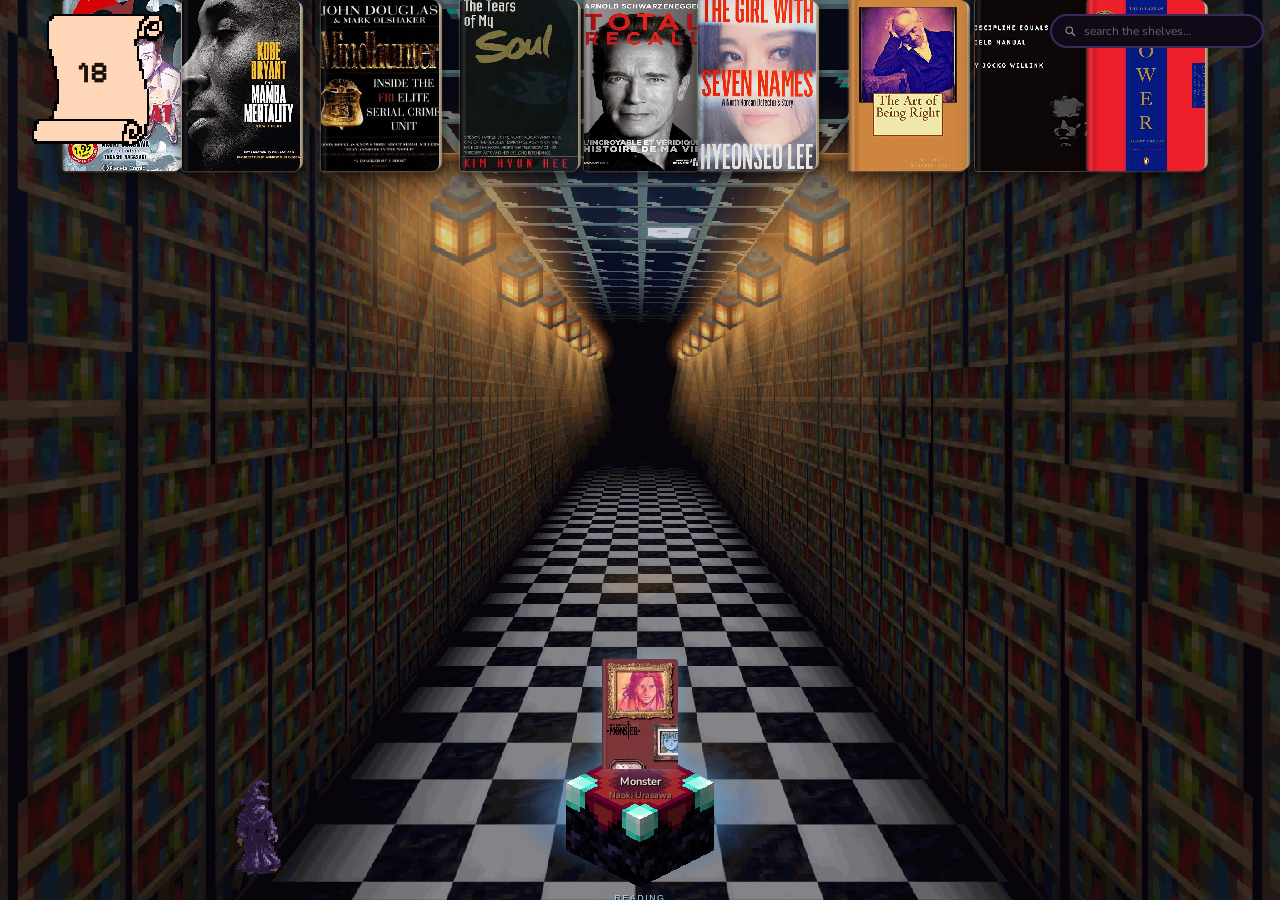
<file: index.html>
<!DOCTYPE html>
<html lang="en">
<head>
  <meta charset="UTF-8">
  <meta name="viewport" content="width=device-width, initial-scale=1.0">
  <title>BOOKmine — the corridor</title>
  <link rel="icon" href="favicon.svg" type="image/svg+xml">
  <link rel="preconnect" href="https://fonts.googleapis.com">
  <link rel="preconnect" href="https://fonts.gstatic.com" crossorigin>
  <link href="https://fonts.googleapis.com/css2?family=Pixelify+Sans:wght@500;600;700&family=Nunito:wght@400;600;700;800;900&display=swap" rel="stylesheet">
  <link rel="stylesheet" href="mc.css">
</head>
<body>

  <div class="scene">
    <!-- The corridor. It IS a real CSS 3D render — walls, floor, ceiling and
         a curved staircase as actual planes in space — but baked to a plate,
         because a live preserve-3d scene re-rasterises on every repaint
         (measured: 61fps static, 15fps the moment anything animates). The
         camera never moves, so the bake is visually identical and free.
         Rebuild it with: python3 bake_corridor.py -->
    <div class="corridor-plate"></div>

    <!-- the one part that must stay live 3D, because it hinges -->
    <!-- the Read shelf: four blocks of the right-hand wall. Invisible until
         hovered; its outline is set by mc.js from the baked plate data. -->
    <button class="read-zone" id="readZone" aria-label="Open the shelf of books read"></button>
    <div class="read-label" id="readLabel">Read<b id="readCount">0</b></div>

    <!-- everything that moves lives out here, above the static 3D room -->
    <div class="meteor-layer" id="meteors" aria-hidden="true"></div>
    <div class="glow-layer" id="glows" aria-hidden="true"></div>
    <div class="mote-layer" id="motes" aria-hidden="true"></div>
    <div class="dust-layer" id="dust" aria-hidden="true"></div>
    <div class="dust-layer" id="events" aria-hidden="true"></div>

    <div class="wizard-layer" id="wizardLayer" aria-hidden="true">
      <!-- placed from the marked-up screenshot by mc.js -->
    </div>

    <div class="fall-layer" id="fallMid"></div>

    <!-- to read -->
    <button class="scroll-trigger" id="scrollTrigger" aria-label="Open the to-read scroll">
      <canvas class="trig-canvas" id="trigCanvas" aria-hidden="true"></canvas>
      <span class="trig-count" id="countToread">0</span>
      <span class="trig-label">To Read</span>
      <span class="trig-sub" id="subToread" hidden></span>
    </button>

    <div class="search-wrap">
      <svg viewBox="0 0 24 24" aria-hidden="true"><circle cx="10.5" cy="10.5" r="6.5" fill="none" stroke="currentColor" stroke-width="2.2"/><path d="M15.5 15.5 L21 21" stroke="currentColor" stroke-width="2.4" stroke-linecap="round"/></svg>
      <input type="search" id="searchBox" placeholder="search the shelves…" autocomplete="off" aria-label="Search the library">
    </div>

    <!-- currently reading, stored above the enchanting table -->
    <div class="ench-glow" aria-hidden="true"></div>
    <div class="ench-sparks" id="enchSparks" aria-hidden="true"></div>
    <div class="ench-book" id="enchBook" role="button" tabindex="0"
         aria-label="Open details for the book you are reading"></div>
    <div class="ench-caption" id="enchCaption" aria-hidden="true"></div>
    <button class="ench" id="enchTable" aria-label="Cycle to the next book you are reading">
      <span class="ench-block" aria-hidden="true"></span>
      <span class="ench-label">reading</span>
    </button>

    <!-- the Read shelf is built into the right-hand wall by mc.js -->

    <!-- counts Core keeps updated; the Read one is mirrored onto the block -->
    <span id="countRead" hidden>0</span>
    <span id="subRead" hidden></span>
    <div id="held" hidden></div>
    <div id="ledge" hidden></div>
  </div>


  <div class="panel" id="panel" hidden>
    <div class="panel-backdrop" id="panelBackdrop"></div>
    <!-- a scroll's rod and roll; only shown for To Read -->
    <div class="scroll-rod" aria-hidden="true"></div>
    <div class="scroll-roll" aria-hidden="true"></div>
    <div class="panel-card" role="dialog" aria-modal="true" aria-labelledby="panelTitle">
      <button class="panel-close" id="panelClose" aria-label="Close">✕</button>
      <div class="panel-head">
        <div class="panel-title-row">
          <h2 id="panelTitle">Read</h2>
          <span class="panel-tally" id="panelTally"></span>
        </div>
        <div class="panel-filters">
          <div class="genre-chips" id="genreChips" role="group" aria-label="Filter by genre"></div>
          <div class="sort-bar" role="group" aria-label="Sort order">
            <span class="sort-label">sort</span>
            <button class="sort-btn active" data-sort="default">Default</button>
            <button class="sort-btn" data-sort="score">Rating<span class="sort-arrow"></span></button>
            <button class="sort-btn" data-sort="year">Year<span class="sort-arrow"></span></button>
            <button class="sort-btn" data-sort="pages">Pages<span class="sort-arrow"></span></button>
            <button class="sort-btn" data-sort="author">Author<span class="sort-arrow"></span></button>
          </div>
        </div>
      </div>
      <div class="panel-body" id="panelBody"><div class="collection" id="panelCollection"></div></div>
    </div>
  </div>

  <div class="spread" id="modal" hidden>
    <div class="spread-scrim"></div>
    <div class="spread-book" role="dialog" aria-modal="true">
      <button class="spread-close" aria-label="Close">✕</button>
      <div class="spread-inner" id="modalBody"></div>
    </div>
  </div>

  <script src="data.js"></script>
  <script src="mc/corridor-data.js"></script>
  <script src="core.js"></script>
  <script src="mc.js"></script>
</body>
</html>
</file>
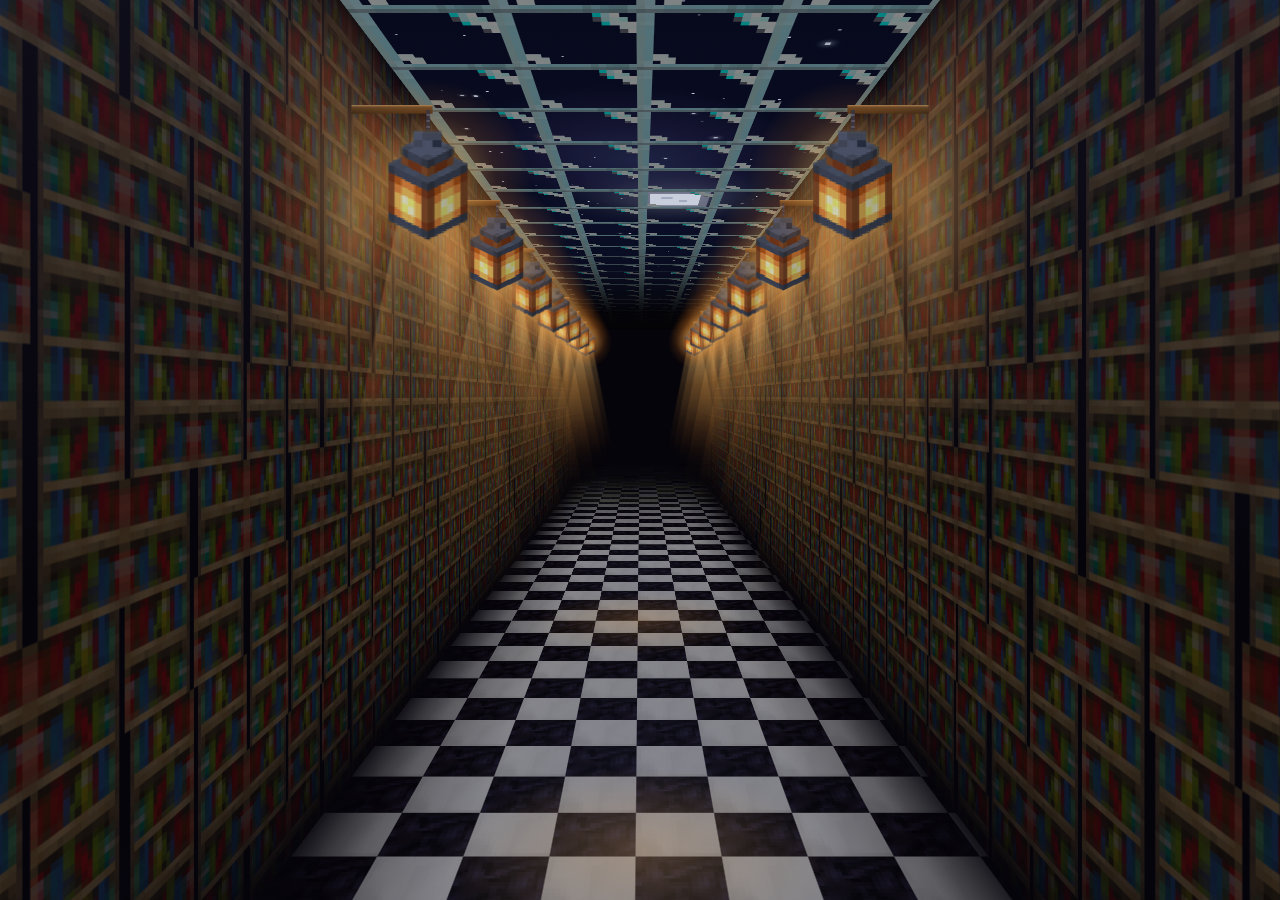
<file: corridor-source.html>
<!DOCTYPE html>
<!--
  The 3D source for the corridor plates.

  One source, five lights: load it as corridor-source.html?t=dawn (or morning,
  afternoon, dusk, night) and the sky through the glass ceiling, the daylight
  falling onto the shelves and the strength of the lanterns all change to
  match. bake_corridor.py renders each and the page shows the one that fits
  the visitor's clock.

  The camera, the hall width and the floor are deliberately untouched between
  versions: the wizard's spots were measured against this exact geometry.

  Never served. Run:  python3 bake_corridor.py
-->
<html lang="en">
<head>
<meta charset="UTF-8">
<title>corridor source</title>
<style>
  :root {
    --hall-w: 470px;
    --hall-h: 620px;
    --hall-d: 3600px;          /* long: the shelves must never visibly end */
    --tile: 58px;
    --t8: calc(var(--tile) * 8);
    --shift: -1180px;          /* slides the long hall away from the camera */

    /* set per time of day by the script below */
    --sky-top: #05081A;  --sky-low: #11163A;
    --day: 120,140,220;  --day-a: .06;
    --dark: .50;
    --lamp: 1;
    --sun: #EEF2FF;  --sun-x: 60%;  --sun-y: 30%;  --sun-s: 44px;
  }
  * { box-sizing: border-box; }
  html, body { height: 100%; margin: 0; overflow: hidden; background: #05040A; }

  .scene {
    position: fixed; inset: 0; overflow: hidden;
    perspective: 820px;
    perspective-origin: 50% 44%;
    background: #05040A;
  }
  .room { position: absolute; left: 50%; top: 44%; transform-style: preserve-3d; }
  .plane { position: absolute; background-repeat: repeat; image-rendering: pixelated; }

  /* ── the shelves ── */
  /* FLAT, deliberately. With preserve-3d, every overlay below was its own 3D
     plane, and the lantern fixtures (themselves 3D groups) made Chrome re-split
     the wall for sorting. The near-coplanar overlays then sorted by tie-break:
     on the left the warm lantern wash landed in front of the dark fade, on the
     right behind it - so the right wall's receding shelves went dark. Flat, the
     overlays composite in DOM order, identically on both walls. The lanterns
     live in a separate 3D group (.fixtures) with the same transform. */
  .wall, .fixtures {
    width: var(--hall-d); height: var(--hall-h);
    margin-left: calc(var(--hall-d) / -2);
    margin-top: calc(var(--hall-h) / -2);
  }
  .wall { background-image: url("mc/wall-tiled.png"); background-size: var(--t8) var(--t8); }
  .wall   { transform-style: flat; }
  .fixtures { transform-style: preserve-3d; background: none; }
  .wall-l, .fixtures-l { transform: translateX(calc(var(--hall-w) / -2)) rotateY(90deg)  translateX(calc(var(--shift) * -1)); }
  .wall-r, .fixtures-r { transform: translateX(calc(var(--hall-w) /  2)) rotateY(-90deg) translateX(var(--shift)); }

  /* how dark the room is at this hour, and the daylight coming down onto the
     shelves from the glass above */
  .wall-light {
    position: absolute; inset: 0;
    background:
      linear-gradient(to bottom, rgba(var(--day), calc(var(--day-a) * 1.5)) 0%,
                                 rgba(var(--day), var(--day-a)) 26%, transparent 62%),
      linear-gradient(rgba(6,4,12,var(--dark)), rgba(6,4,12,var(--dark)));
    pointer-events: none;
  }
  .wall-ao {
    position: absolute; inset: 0;
    background:
      linear-gradient(to bottom, rgba(4,3,9,.70) 0%, rgba(4,3,9,.20) 6%, transparent 14%),
      linear-gradient(to top,    rgba(4,3,9,.92) 0%, rgba(4,3,9,.36) 8%, transparent 19%);
    pointer-events: none;
  }
  /* The fade. The two walls are rotated in OPPOSITE directions, so a single
     gradient lands its dark end at the far end of one wall and behind the
     camera on the other - which is exactly how the left wall ended up with a
     hard edge. Each wall gets its own direction, and the fall-off is long. */
  .wall-fade {
    position: absolute; inset: 0;
    pointer-events: none;
  }
  .wall-l .wall-fade { background: linear-gradient(to left,  var(--fade-stops)); }
  .wall-r .wall-fade { background: linear-gradient(to right, var(--fade-stops)); }
  :root {
    --fade-stops:
      #05040A 0%, rgba(5,4,10,.99) 10%, rgba(5,4,10,.95) 19%,
      rgba(5,4,10,.86) 27%, rgba(5,4,10,.72) 35%, rgba(5,4,10,.54) 43%,
      rgba(5,4,10,.36) 51%, rgba(5,4,10,.20) 59%, rgba(5,4,10,.08) 67%,
      transparent 75%;
  }

  /* ── floor ── */
  .floor, .ceiling, .sky {
    width: var(--hall-w); height: var(--hall-d);
    margin-left: calc(var(--hall-w) / -2);
    margin-top: calc(var(--hall-d) / -2);
    background-size: var(--t8) var(--t8);
  }
  .floor {
    background-image: url("mc/floor-chess.png");
    transform: translateY(calc(var(--hall-h) / 2)) rotateX(90deg) translateY(var(--shift));
  }
  /* a child of the floor, not a second coplanar plane that would z-fight.
     The floor's far end is its top, so the moss is masked in toward the top. */
  .floor-moss {
    position: absolute; inset: 0;
    background: url("mc/floor-moss.png") repeat;
    background-size: var(--t8) var(--t8);
    image-rendering: pixelated;
    -webkit-mask-image: linear-gradient(to bottom, #000 18%, transparent 44%);
    mask-image: linear-gradient(to bottom, #000 18%, transparent 44%);
  }
  .floor-light {
    position: absolute; inset: 0;
    background:
      /* daylight pooling on the tiles under the glass */
      radial-gradient(ellipse 60% 20% at 50% 88%, rgba(var(--day), calc(var(--day-a) * 1.4)), transparent 72%),
      radial-gradient(ellipse 55% 16% at 50% 66%, rgba(var(--day), var(--day-a)), transparent 72%),
      /* the lanterns' warm pools, stronger when it is dark */
      radial-gradient(ellipse 40% 5% at 50% 90%, rgba(255,186,96,calc(.26 * var(--lamp))), transparent 70%),
      radial-gradient(ellipse 44% 6% at 50% 74%, rgba(255,176,82,calc(.20 * var(--lamp))), transparent 72%),
      /* contact shadow down both edges */
      linear-gradient(90deg,  rgba(4,3,9,.88) 0%, rgba(4,3,9,.30) 10%, transparent 24%),
      linear-gradient(270deg, rgba(4,3,9,.88) 0%, rgba(4,3,9,.30) 10%, transparent 24%),
      /* and the long fall-off into the dark */
      linear-gradient(to bottom, #05040A 0%, rgba(5,4,10,.94) 20%, rgba(5,4,10,.62) 34%,
                                  rgba(5,4,10,.26) 46%, transparent 58%),
      linear-gradient(rgba(6,5,12,calc(var(--dark) * .9)), rgba(6,5,12,calc(var(--dark) * .9)));
  }

  /* ── the glass ceiling and the sky beyond it ── */
  .sky {
    transform: translateY(calc(var(--hall-h) / -2 - 6px)) rotateX(-90deg) translateY(calc(var(--shift) * -1));
    /* zenith over your head, horizon toward the far end */
    background: linear-gradient(to bottom, var(--sky-top) 0%, var(--sky-low) 70%, var(--sky-low) 100%);
  }
  .sun::before, .sun::after {
    content: ""; position: absolute; background: rgba(150,160,190,.55);
    opacity: var(--craters, 0);
  }
  .sun::before { left: 22%; top: 26%; width: 22%; height: 22%; }
  .sun::after  { left: 58%; top: 56%; width: 16%; height: 16%; }
  .sun {
    position: absolute;
    left: var(--sun-x); top: var(--sun-y);
    width: var(--sun-s); height: var(--sun-s);
    margin-left: calc(var(--sun-s) / -2);
    background: var(--sun);
    box-shadow: 0 0 0 calc(var(--sun-s) * .18) color-mix(in srgb, var(--sun) 40%, transparent),
                0 0 calc(var(--sun-s) * 1.6) calc(var(--sun-s) * .5) color-mix(in srgb, var(--sun) 35%, transparent);
    image-rendering: pixelated;
  }
  .stars { position: absolute; inset: 0; opacity: var(--stars, 0); }
  /* square, like Minecraft's own stars, in three sizes so the field has depth */
  .star { position: absolute; background: #EAF0FF; }
  .star.s2 { box-shadow: 0 0 4px rgba(210,225,255,.8); }
  .star.s3 { box-shadow: 0 0 8px 1px rgba(220,232,255,.9); }
  /* a faint band of dense stars, the Milky Way's Minecraft cousin */
  .galaxy {
    position: absolute; left: -10%; top: 8%; width: 120%; height: 34%;
    transform: rotate(-14deg);
    background: radial-gradient(ellipse 50% 30% at 50% 50%,
      rgba(150,160,255,.18) 0%, rgba(120,90,200,.10) 45%, transparent 75%);
    opacity: var(--stars, 0);
  }
  /* the planets: two small steady discs of colour */
  .planet { position: absolute; border-radius: 50%; opacity: var(--stars, 0); }
  /* Minecraft's clouds: flat, square-edged, drifting slabs. Daytime only. */
  .cloud {
    position: absolute;
    background: rgba(255,255,255,.86);
    box-shadow: inset 0 -4px 0 rgba(200,214,236,.7);
    opacity: var(--clouds, 0);
  }
  /* Glass blocks twice the size of a shelf block. At the shelves' own size the
     frame lines were so dense, seen this steeply, that they swallowed the sky;
     bigger panes put four times less frame between you and it. */
  .ceiling {
    filter: brightness(calc(1.04 - var(--dark) * 1.05));
    background-size: calc(var(--t8) * 2) calc(var(--t8) * 2) !important;
    background-image: url("mc/glass-tiled.png");
    transform: translateY(calc(var(--hall-h) / -2)) rotateX(-90deg) translateY(calc(var(--shift) * -1));
  }
  .ceiling-fade {
    position: absolute; inset: 0;
    /* the ceiling's far end is its BOTTOM edge */
    background: linear-gradient(to top, #05040A 0%, rgba(5,4,10,.95) 22%,
                                 rgba(5,4,10,.66) 38%, rgba(5,4,10,.28) 52%, transparent 64%);
  }

  .backwall {
    width: var(--hall-w); height: var(--hall-h);
    margin-left: calc(var(--hall-w) / -2);
    margin-top: calc(var(--hall-h) / -2);
    background: #05040A;
    transform: translateZ(calc(var(--hall-d) / -2 + var(--shift)));
  }

  /* ── lanterns: billboarded, hung from brackets standing off the shelf ── */
  /* The old ones were flat sprites stuck to the wall plane, so they inherited
     its 90-degree turn and were seen almost edge-on. These stand 64px out into
     the corridor and are turned back to face the camera. */
  .fixture {
    position: absolute;
    transform-style: preserve-3d;
    width: 0; height: 0;
  }
  .arm {
    position: absolute;
    left: 0; top: 0;
    width: 66px; height: 7px;
    transform-origin: 0 50%;
    transform: rotateY(-90deg);     /* runs out of the wall, into the room */
    background: linear-gradient(to bottom, #6B4A2A, #3E2A16);
    box-shadow: inset 0 1px 0 rgba(255,210,150,.35);
  }
  /* preserve-3d is load-bearing. Flattened, the lamp, its bloom and its light
     shaft become ONE plane; the bloom and shaft are wide enough to cross the
     wall, and Chrome sorted that whole plane behind the left wall - only 9% of
     each left lantern painted while hit-testing still reported it on top. As
     separate planes the lamp is sorted on its own and both walls match. */
  .billboard { position: absolute; transform-style: preserve-3d; }
  .hang {
    position: absolute;
    left: 0; top: 0;
    transform-style: preserve-3d;
    transform: translateZ(62px);    /* out at the bracket's tip */
  }
  .chain {
    position: absolute;
    left: -1.5px; top: 4px;
    width: 3px; height: 16px;
    background: repeating-linear-gradient(to bottom, #3A3640 0 3px, #5A5462 3px 5px);
  }
  .lamp {
    position: absolute;
    left: calc(var(--tile) * -0.62);
    top: 18px;
    width: calc(var(--tile) * 1.24);
    height: calc(var(--tile) * 1.64);
    background: url("mc/lantern3d.png") no-repeat center / 100% 100%;
    image-rendering: pixelated;
  }
  .lamp-bloom {
    position: absolute;
    width: calc(var(--tile) * 3); height: calc(var(--tile) * 3);
    left: calc(var(--tile) * -1.5); top: calc(var(--tile) * -0.4);
    background: radial-gradient(circle,
      rgba(255,236,190,calc(.70 * var(--lamp))) 0%, rgba(255,186,90,calc(.40 * var(--lamp))) 22%,
      rgba(255,140,44,calc(.14 * var(--lamp))) 46%, transparent 70%);
  }
  .lamp-shaft {
    position: absolute;
    width: calc(var(--tile) * 3.2); height: calc(var(--tile) * 6.2);
    left: calc(var(--tile) * -1.6); top: calc(var(--tile) * 1.4);
    background: linear-gradient(to bottom,
      rgba(255,206,128,calc(.30 * var(--lamp))) 0%, rgba(255,178,84,calc(.15 * var(--lamp))) 34%,
      rgba(255,160,64,calc(.05 * var(--lamp))) 66%, transparent 92%);
    -webkit-clip-path: polygon(38% 0%, 62% 0%, 100% 100%, 0% 100%);
    clip-path: polygon(38% 0%, 62% 0%, 100% 100%, 0% 100%);
  }
  /* the wash each lantern throws back onto the shelf behind it */
  .wall-wash {
    position: absolute;
    width: calc(var(--tile) * 6.4); height: calc(var(--tile) * 6.4);
    margin-left: calc(var(--tile) * -3.2); margin-top: calc(var(--tile) * -2.6);
    background: radial-gradient(circle,
      rgba(255,198,112,calc(.40 * var(--lamp))) 0%, rgba(255,150,56,calc(.18 * var(--lamp))) 34%, transparent 70%);
  }
</style>
</head>
<body>
  <div class="scene">
    <div class="room">
      <div class="plane sky"><div class="galaxy"></div><div class="stars" id="stars"></div><div id="bodies"></div><div id="clouds"></div><div class="sun"></div></div>
      <div class="plane ceiling"><div class="ceiling-fade"></div></div>
      <div class="plane wall wall-l"><div class="wall-light"></div><div class="wall-ao"></div><div class="wall-fade"></div></div>
      <div class="plane wall wall-r"><div class="wall-light"></div><div class="wall-ao"></div><div class="wall-fade"></div></div>
      <div class="plane fixtures fixtures-l"></div>
      <div class="plane fixtures fixtures-r"></div>
      <div class="plane floor"><div class="floor-moss"></div><div class="floor-light"></div></div>
      <div class="plane backwall"></div>
    </div>
  </div>

<script>
/* ── the five hours ──
   day / day-a : the colour and strength of light falling through the glass
   dark        : how much the room sinks into shadow
   lamp        : how much the lanterns matter against the daylight
   sun-*       : where the sun or moon sits in the sky, as seen through the glass */
const HOURS = {
  dawn:      { skyTop:"#3B5486", skyLow:"#F0A06C", day:"255,186,150", dayA:.26, dark:.30, lamp:.78,
               sun:"#FFD2A0", sunX:"58%", sunY:"58%", sunS:"100px", stars:.30, clouds:.45, craters:0 },
  morning:   { skyTop:"#5E9BE6", skyLow:"#BFE0FF", day:"214,232,255", dayA:.40, dark:.12, lamp:.34,
               sun:"#FFF6D0", sunX:"44%", sunY:"34%", sunS:"92px", stars:0, clouds:1, craters:0 },
  afternoon: { skyTop:"#3F7BD6", skyLow:"#98C6F2", day:"255,230,186", dayA:.44, dark:.08, lamp:.28,
               sun:"#FFFBE6", sunX:"52%", sunY:"18%", sunS:"88px", stars:0, clouds:.85, craters:0 },
  dusk:      { skyTop:"#261F52", skyLow:"#E06A3A", day:"255,146,86",  dayA:.24, dark:.34, lamp:.86,
               sun:"#FF8A50", sunX:"46%", sunY:"60%", sunS:"108px", stars:.55, clouds:.35, craters:0 },
  night:     { skyTop:"#04071A", skyLow:"#10163A", day:"120,140,220", dayA:.06, dark:.50, lamp:1,
               sun:"#E8EEFF", sunX:"62%", sunY:"30%", sunS:"80px", stars:1, clouds:0, craters:1 },
};
const t = new URLSearchParams(location.search).get("t") || "night";
// The sky follows the clock; the ROOM never does. Daylight through the glass
// washed the shelves out, so every hour takes night's room lighting and only
// the sky, sun and clouds above the glass change.
const h = { ...(HOURS[t] || HOURS.night),
            day: HOURS.night.day, dayA: HOURS.night.dayA,
            dark: HOURS.night.dark, lamp: HOURS.night.lamp };
const r = document.documentElement.style;
r.setProperty("--sky-top", h.skyTop); r.setProperty("--sky-low", h.skyLow);
r.setProperty("--day", h.day);        r.setProperty("--day-a", h.dayA);
r.setProperty("--dark", h.dark);      r.setProperty("--lamp", h.lamp);
r.setProperty("--sun", h.sun);        r.setProperty("--sun-x", h.sunX);
r.setProperty("--sun-y", h.sunY);     r.setProperty("--sun-s", h.sunS);
r.setProperty("--stars", h.stars);
r.setProperty("--clouds", h.clouds);
r.setProperty("--craters", h.craters);

// stars, planets and clouds, all fixed by a seed so each bake is identical
(() => {
  let seed = 7;
  const rnd = () => (seed = (seed * 16807) % 2147483647) / 2147483647;

  let html = "";
  for (let i = 0; i < 260; i++) {
    const r = rnd(), cls = r > .96 ? "s3" : r > .82 ? "s2" : "";
    const px = cls === "s3" ? 5 : cls === "s2" ? 4 : (rnd() < .5 ? 2 : 3);
    html += `<div class="star ${cls}" style="left:${(rnd()*100).toFixed(2)}%;top:${(rnd()*78).toFixed(2)}%;
             width:${px}px;height:${px}px;opacity:${(.4 + rnd()*.6).toFixed(2)}"></div>`;
  }
  document.getElementById("stars").innerHTML = html;

  document.getElementById("bodies").innerHTML = `
    <div class="planet" style="left:24%;top:22%;width:14px;height:14px;
      background:radial-gradient(circle at 35% 35%,#FFD9A8,#C87A3E);box-shadow:0 0 12px rgba(255,190,120,.5)"></div>
    <div class="planet" style="left:74%;top:44%;width:10px;height:10px;
      background:radial-gradient(circle at 35% 35%,#CFE4FF,#5C7FC8);box-shadow:0 0 10px rgba(150,190,255,.5)"></div>`;

  // flat slabs made of a few overlapping rectangles, the way Minecraft draws them
  let clouds = "";
  for (let i = 0; i < 9; i++) {
    const x = rnd()*88, y = 4 + rnd()*62, w = 40 + rnd()*70, h = 12 + rnd()*10;
    clouds += `<div class="cloud" style="left:${x.toFixed(1)}%;top:${y.toFixed(1)}%;width:${w.toFixed(0)}px;height:${h.toFixed(0)}px"></div>`;
    clouds += `<div class="cloud" style="left:${(x + 2 + rnd()*4).toFixed(1)}%;top:${(y - 1.6).toFixed(1)}%;width:${(w*.55).toFixed(0)}px;height:${(h*.8).toFixed(0)}px"></div>`;
  }
  document.getElementById("clouds").innerHTML = clouds;
})();

// lanterns on brackets, down both walls
const TILE = 58, N = 7;
const START = 0.13, STEP = 0.090;     // 7 a side; was 9 every 0.072
const DEPTH = parseFloat(getComputedStyle(document.documentElement).getPropertyValue("--hall-d"));
document.querySelectorAll(".wall").forEach(wall => {
  const left = wall.classList.contains("wall-l");
  const group = document.querySelector(left ? ".fixtures-l" : ".fixtures-r");
  for (let i = 0; i < N; i++) {
    // spaced along the stretch that is visible before the dark. On the left
    // wall local x grows AWAY from the camera; on the right it grows TOWARD
    // it, so the right-hand positions are mirrored.
    const along = (START + i * STEP) * DEPTH;
    const x = left ? along : DEPTH - along;
    const y = TILE * 1.25;

    // the warm light each lantern throws on the shelf: part of the flat wall,
    // painted after the fade in DOM order, so it is identical on both sides
    const wash = document.createElement("div");
    wash.className = "wall-wash";
    wash.style.left = x + "px"; wash.style.top = (y + TILE * 0.9) + "px";
    wall.appendChild(wash);

    const face = left ? -90 : 90;
    const f = document.createElement("div");
    f.className = "fixture lantern";
    f.style.left = x + "px"; f.style.top = y + "px";
    f.innerHTML = `
      <div class="arm"></div>
      <div class="hang">
        <div class="billboard" style="transform:rotateY(${face}deg)">
          <div class="lamp-shaft"></div>
          <div class="lamp-bloom"></div>
          <div class="chain"></div>
          <div class="lamp"></div>
        </div>
      </div>`;
    group.appendChild(f);
  }
});

// the Read shelf's four corners, for bake_corridor.py to measure
const READ_ZONE = { x0: 3364, x1: 3480, y0: 464, y1: 580 };   // wall-local px, block-aligned
// Portrait phones only see the middle ~37-63% of the plate, which crops the
// zone above clean off. This one sits further down the hall, where the wall is
// still on screen: 6 blocks wide by 4 tall, so it is a usable tap target there.
const READ_ZONE_NARROW = { x0: 2552, x1: 2900, y0: 348, y1: 580 };
(() => {
  const w = document.querySelector(".wall-r");
  for (const [z, pre] of [[READ_ZONE, ""], [READ_ZONE_NARROW, "n"]])
    [["tl", z.x0, z.y0], ["tr", z.x1, z.y0], ["br", z.x1, z.y1], ["bl", z.x0, z.y1]].forEach(([k, x, y]) => {
      const m = document.createElement("div");
      m.className = "read-corner"; m.dataset.k = pre + k;
      m.style.cssText = `position:absolute;left:${x}px;top:${y}px;width:1px;height:1px`;
      w.appendChild(m);
    });
})();
</script>
</body>
</html>
</file>
<file: mc.css>
/* ══════════════════════════════════════════════════════════════════════════
   BOOKmine — the corridor.

   A real CSS 3D corridor: two bookshelf walls, a cobbled floor and a dark
   ceiling, all actual planes in space, so a torch further down the hall is
   genuinely smaller and the shelves genuinely converge.

   Textures are CC0 (OpenGameArt, ARoachIFoundOnMyPillow's 16x16 set) for the
   planks, obsidian, cobble and stone. The bookshelf, torch and enchanting
   table are drawn here in the same palette — Mojang's own textures are theirs
   and cannot ship on a public page.

   Nothing uses filter, backdrop-filter or mix-blend-mode. Glow is radial
   gradients on static planes; only transform and opacity animate.
   ══════════════════════════════════════════════════════════════════════════ */

:root {
  /* the room, in pixels of world space */
  --hall-w: 680px;        /* wall to wall */
  --hall-h: 620px;        /* floor to ceiling */
  --hall-d: 1900px;       /* how far it runs */
  --tile: 58px;           /* one Minecraft block on screen */

  --c-void:   #07060C;
  --c-stone:  #414453;
  --c-plank:  #B49D7E;
  --c-flame:  #FFC440;
  --c-flame2: #FF8A24;
  --c-ench:   #A8262C;
  --c-glyph:  #C9B6FF;
  --c-lapis:  #2A5FD0;
  --c-xp:     #7BE04A;
  --c-text:   #ECE6DA;
  --c-dim:    #9A917F;
  --c-parch:  #D8C49A;
  --c-ink:    #2C2013;

  --t-fast: 90ms;
  --t-base: 150ms;
  --t-slow: 240ms;
  --ease: cubic-bezier(.2, .9, .25, 1);
}

* { box-sizing: border-box; }
html, body { height: 100%; margin: 0; overflow: hidden; background: var(--c-void); }
body { font-family: "Nunito", system-ui, sans-serif; color: var(--c-text); }

img, .tex { image-rendering: pixelated; }

/* ══════════ the corridor ══════════ */
/* A baked render of the 3D room. See index.html for why it is baked. */
.scene {
  position: fixed; inset: 0; overflow: hidden;
  background: #07060C;
}
.corridor-plate {
  position: absolute; inset: 0;
  /* background-image is set by mc.js from the visitor's hour */
  background-repeat: no-repeat;
  background-position: center center;
  background-size: cover;
  image-rendering: pixelated;
}

/* The flat light overlay. These sit ABOVE the corridor, not inside it, so
   their flicker composites on its own layer and leaves the 3D scene alone. */
.glow-layer, .mote-layer {
  position: absolute; inset: 0;
  pointer-events: none;
  z-index: 6;
}
.glow2 {
  position: absolute;
  border-radius: 50%;
  background: radial-gradient(circle,
    rgba(255,214,130,.34) 0%, rgba(255,150,56,.14) 40%, transparent 70%);
  animation: flicker var(--fd, 2.6s) ease-in-out infinite alternate;
  will-change: opacity;
}
@keyframes flicker { from { opacity: .45; } to { opacity: 1; } }

.mote2 {
  position: absolute;
  width: 3px; height: 3px;
  background: var(--c-flame);
  opacity: 0;
  animation: mote-rise var(--md, 9s) linear infinite;
  animation-delay: var(--mdelay, 0s);
  will-change: transform, opacity;
}
@keyframes mote-rise {
  0%   { transform: translate3d(0, 0, 0); opacity: 0; }
  14%  { opacity: .8; }
  70%  { opacity: .45; }
  100% { transform: translate3d(var(--mdx, 6px), -150px, 0); opacity: 0; }
}

/* ══════════ the Read shelf ══════════ */
/* It IS the wall. Nothing is drawn at rest: the four blocks are the same baked
   shelf as every other block. This element is an invisible hotspot, clipped
   to exactly those blocks' outline on screen (measured at bake time), and it
   only shows itself when the pointer is on it.
   The previous version was a separate little 3D element with its own texture
   scale and perspective, so however it was tuned it never quite matched. */
.read-zone {
  position: absolute; inset: 0;
  z-index: 10;
  padding: 0; border: 0; margin: 0;
  background: transparent;
  cursor: pointer;
  /* clip-path is set by mc.js; it clips hit-testing as well as paint */
  transition: background-color var(--t-fast) linear;
}
.read-zone:hover, .read-zone:focus-visible {
  outline: none;
  background:
    radial-gradient(circle at var(--zx, 50%) var(--zy, 50%),
      rgba(255, 86, 70, .50) 0%, rgba(214, 30, 26, .30) 55%, rgba(170, 14, 14, .22) 100%);
}
.read-label {
  position: absolute;
  z-index: 11;
  transform: translate(-50%, -100%);
  padding: 3px 11px;
  background: #100A18;
  border: 2px solid #5A1A1A;
  color: #FF6A60;
  font-family: "Nunito", system-ui, sans-serif; font-weight: 800;
  font-size: 15px;
  letter-spacing: .08em;
  white-space: nowrap;
  opacity: 0;
  pointer-events: none;
  transition: opacity var(--t-fast) linear;
}
.read-label b { color: var(--c-xp); font-family: "Nunito", sans-serif; font-size: 12px; margin-left: 6px; }
.read-zone:hover ~ .read-label,
.read-zone:focus-visible ~ .read-label { opacity: 1; }

/* ══════════ the scroll, top left ══════════ */
.scroll-trigger {
  position: absolute;
  z-index: 30;
  left: 2.5%; top: 14px;
  width: 168px;
  padding: 0; background: none; border: 0;
  cursor: pointer;
  transition: transform var(--t-fast) var(--ease), opacity var(--t-fast) linear;
}
.scroll-trigger img { width: 100%; height: auto; display: block; image-rendering: auto; }
/* the label sits on the sheet, not under it */
.scroll-trigger:hover  { transform: translateY(2px) scale(1.03); }
.scroll-trigger:active { transform: translateY(4px) scale(.99); }
.scroll-trigger.spent  { opacity: 0; pointer-events: none; }
.trig-count {
  position: absolute; left: 50%; top: 50%;
  transform: translate(-50%, -50%);
  font-family: "Nunito", system-ui, sans-serif; font-weight: 800;
  font-size: 24px; color: #3B2A16;
  pointer-events: none;
}
.trig-label {
  position: absolute; left: 50%; top: 104%;
  transform: translateX(-50%);
  font-family: "Nunito", system-ui, sans-serif; font-weight: 800;
  font-size: 14px; letter-spacing: .06em;
  color: var(--c-parch); white-space: nowrap; pointer-events: none;
  text-shadow: 1px 1px 0 #000;
}

/* ══════════ the enchanting table ══════════ */
/* Minecraft's own block render, sitting in the one cold light in the room.
   Everything else here is torch-warm, so the blue is what marks it as
   enchanted rather than merely lit. */
.ench {
  position: absolute;
  z-index: 26;
  left: 50%; bottom: 1.5%;
  transform: translateX(-50%);
  width: 148px; height: 141px;
  padding: 0; border: 0; background: none;
  cursor: pointer;
}
.ench-block {
  position: absolute; inset: 0;
  background: url("mc/ench-block.png") no-repeat center / 100% 100%;
  image-rendering: pixelated;
  transition: transform var(--t-fast) var(--ease);
}
.ench:hover .ench-block { transform: translateY(-3px); }
/* the default focus box drew a hard rectangle across the pool; keyboard focus
   brightens the block itself instead */
.ench:focus { outline: none; }
.ench:focus-visible { outline: none; }
.ench:focus-visible .ench-block {
  transform: translateY(-3px);
  box-shadow: 0 0 0 2px #8FDCFF, 0 0 18px rgba(120, 220, 255, .7);
}
.ench-book:focus { outline: none; }
.ench-book:focus-visible img, .ench-book:focus-visible svg {
  box-shadow: 0 0 0 2px #8FDCFF, 0 8px 26px rgba(0,0,0,.6);
}

/* the cold pool it stands in */
.ench-glow {
  position: absolute;
  left: 50%; bottom: 0;
  width: 560px; height: 420px;
  margin-left: -280px;
  pointer-events: none;
  z-index: 25;
  /* Concentrated, not spread: a wide soft wash over a dark floor reads as
     nothing. The pool is tight around the table and genuinely bright. */
  background:
    radial-gradient(ellipse 30% 22% at 50% 78%,
      rgba(150, 232, 255, .85) 0%, rgba(74, 168, 240, .52) 38%,
      rgba(34, 104, 200, .22) 62%, transparent 78%),
    radial-gradient(ellipse 15% 11% at 50% 80%,
      rgba(236, 252, 255, .78) 0%, transparent 72%);
  animation: ench-breathe 4.4s ease-in-out infinite alternate;
  will-change: opacity;
}
@keyframes ench-breathe { from { opacity: .72; } to { opacity: 1; } }

/* the idle magic: motes lifting off the table */
.ench-sparks {
  position: absolute;
  left: 50%; bottom: calc(1.5% + 96px);
  width: 0; height: 0;
  z-index: 27;
  pointer-events: none;
}
.ench-sparks i {
  position: absolute;
  left: var(--sx); top: 0;
  width: var(--ss); height: var(--ss);
  background: #CFF4FF;
  box-shadow: 0 0 6px 1px rgba(120, 220, 255, .85);
  opacity: 0;
  animation: spark-rise var(--sd) ease-out infinite;
  animation-delay: var(--sdelay);
  will-change: transform, opacity;
}
@keyframes spark-rise {
  0%   { transform: translate3d(0, 0, 0) scale(.6); opacity: 0; }
  18%  { opacity: .95; }
  70%  { opacity: .45; }
  100% { transform: translate3d(var(--sdrift), -120px, 0) scale(1); opacity: 0; }
}
.ench-label {
  position: absolute;
  left: 50%; bottom: -16px;
  transform: translateX(-50%);
  font-size: 9px; letter-spacing: .16em; text-transform: uppercase;
  color: #A8E4FF; white-space: nowrap; pointer-events: none;
  text-shadow: 1px 1px 0 #000;
}

/* the held book, stored above the table */
.ench-book {
  position: absolute;
  z-index: 28;
  left: 50%; bottom: calc(5% + 120px);
  width: 78px;
  margin-left: -39px;
  cursor: pointer;
  transform-style: preserve-3d;
  animation: hover-turn 5.2s ease-in-out infinite;
  will-change: transform;
}
@keyframes hover-turn {
  0%   { transform: translateY(0)     rotateY(-26deg) rotateZ(-1.5deg); }
  50%  { transform: translateY(-13px) rotateY( 26deg) rotateZ( 1.5deg); }
  100% { transform: translateY(0)     rotateY(-26deg) rotateZ(-1.5deg); }
}
.ench-book img, .ench-book svg {
  width: 100%; height: auto; display: block;
  box-shadow: 0 8px 26px rgba(0,0,0,.6), 0 0 22px rgba(110, 200, 255, .5);
}
.ench-book:hover { animation-play-state: paused; }
.ench-caption {
  position: absolute;
  left: 50%; bottom: calc(5% + 98px);
  transform: translateX(-50%);
  z-index: 27; text-align: center; pointer-events: none; max-width: 280px;
}
.ench-title  { font-size: 11px; font-weight: 700; text-shadow: 1px 1px 0 #000; }
.ench-author { font-size: 9px; color: var(--c-dim); text-shadow: 1px 1px 0 #000; }

/* ══════════ falling books — flat overlay, unchanged ══════════ */
.fall-layer { position: absolute; inset: 0; z-index: 20; pointer-events: none; overflow: hidden; }
.fall-book {
  position: absolute;
  top: 0; left: var(--x);
  width: var(--w);
  pointer-events: auto;
  cursor: pointer;
  animation: descend var(--dur) linear infinite;
  animation-delay: var(--delay);
  will-change: transform;
}
.fall-book:hover, .fall-book:focus-visible { animation-play-state: paused; z-index: 3; }
/* Caught by a click: it stays exactly where you took it while the detail view
   is open, then resumes from that spot. !important because :hover would
   otherwise release it the moment the pointer moves onto the detail view. */
.fall-book.caught { animation-play-state: paused !important; z-index: 3; }
/* lifted out while it is in the air; the detail view is carrying it */
.fall-book.lifted, #enchBook.lifted { visibility: hidden; }
.card.lifted .book { visibility: hidden; }

/* Every falling cover in Vagabond's proportions (328 x 475). Covers ranged
   from nearly square to very tall, so they are cropped to fill rather than
   letterboxed or stretched. */
/* No overflow:hidden here: it would force transform-style:flat and break the
   3D hinge. object-fit:cover already crops inside the image's own box. */
.fall-book .book-cover {
  aspect-ratio: 328 / 475;
  /* A consistent edge on every book. Dark covers (The Anarchist Cookbook,
     Discipline Equals Freedom) otherwise dissolve into the dark corridor and
     read as SMALLER books, though every box is exactly the same size. */
  box-shadow:
    0 0 0 1px rgba(255, 232, 196, .26),
    0 6px 16px rgba(0, 0, 0, .55);
  border-radius: 3px 7px 7px 3px;
}
.fall-book .book-cover img,
.fall-book .book-cover svg { width: 100%; height: 100%; object-fit: cover; }
@keyframes descend {
  0%    { transform: translate3d(0, -40vh, 0) rotate(var(--r0)) scaleY(1.16); opacity: 0;
          animation-timing-function: cubic-bezier(.02,.78,.16,1); }
  0.5%  { opacity: 1; }
  1.1%  { transform: translate3d(calc(var(--sway) * .1), -2vh, 0) rotate(var(--r1)) scaleY(1);
          animation-timing-function: linear; }
  52%   { transform: translate3d(var(--sway), 44vh, 0) rotate(var(--r1)); }
  92%   { opacity: 1; }
  100%  { transform: translate3d(0, 120vh, 0) rotate(var(--r0)); opacity: 0; }
}

/* ══════════ a book ══════════ */
/* Soft and rounded, like a real hardback: rounded corners (tighter at the
   spine than at the fore-edge), a page block with a rounded fore-edge, and a
   gentle spine shade. The stepped top sliver is gone - it was the sharp notch
   at the top-left corner. */
.book { position: relative; perspective: 1100px; --r-spine: 3px; --r-edge: 7px; }
.book-top { display: none; }
.book-pages {
  position: absolute; inset: 1.2% -2.2% 1.2% 5%;
  border-radius: 2px var(--r-edge) var(--r-edge) 2px;
  background:
    repeating-linear-gradient(0deg, rgba(120,96,60,.10) 0 1px, transparent 1px 3px),
    linear-gradient(90deg, #CDB88E 0%, #EFE3C6 70%, #D9C7A2 100%);
  box-shadow: 1px 2px 6px rgba(0,0,0,.35);
}
.book-cover {
  position: relative;
  transition: transform var(--t-base) var(--ease);
  transform-origin: left center;
  transform-style: preserve-3d;
  border-radius: var(--r-spine) var(--r-edge) var(--r-edge) var(--r-spine);
}
.book-cover img, .book-cover svg {
  width: 100%; height: auto; display: block; backface-visibility: hidden;
  border-radius: var(--r-spine) var(--r-edge) var(--r-edge) var(--r-spine);
}
/* the spine: a soft crease where the board bends, not a hard dark band */
.book-cover::before {
  content: ""; position: absolute; left: 0; top: 0; bottom: 0; width: 9%;
  border-radius: var(--r-spine) 0 0 var(--r-spine);
  background: linear-gradient(90deg,
    rgba(0,0,0,.30) 0%, rgba(255,255,255,.10) 38%, rgba(0,0,0,.14) 62%, transparent 100%);
  pointer-events: none;
}
.cover-back {
  position: absolute; inset: 0;
  transform: rotateY(180deg); backface-visibility: hidden;
  border-radius: var(--r-edge) var(--r-spine) var(--r-spine) var(--r-edge);
  background: #2A2436;
}
.fall-book:hover .book-cover,
.fall-book:focus-visible .book-cover { transform: rotateY(-19deg); }
.card:hover .book-cover,
.card:focus-visible .book-cover { transform: translate3d(-2px, -4px, 0) rotateY(-5deg); }

/* ══════════ search ══════════ */
.search-wrap {
  position: absolute;
  z-index: 30;
  top: 14px; right: 16px;
  display: flex; align-items: center; gap: 6px;
  padding: 6px 12px;
  border-radius: 999px;
  background: #100A18;
  border: 2px solid #3A2A5C;
  color: var(--c-dim);
  transition: border-color var(--t-fast);
}
.search-wrap svg { width: 12px; height: 12px; }
.search-wrap input {
  width: 168px; background: none; border: 0; outline: none;
  color: var(--c-text); font: inherit; font-size: 12px;
}
.search-wrap input::placeholder { color: var(--c-dim); opacity: .65; }
.search-wrap:focus-within { border-color: var(--c-lapis); }

/* ══════════ the shelf panel ══════════ */
/* Framed in planks, because it is the inside of a bookshelf you just opened. */
.panel { position: fixed; inset: 0; z-index: 60; }
.panel[hidden] { display: none; }
.panel-backdrop {
  position: absolute; inset: 0;
  background: var(--c-void); opacity: .84;
  animation: fade-in var(--t-fast) linear;
}
@keyframes fade-in { from { opacity: 0; } to { opacity: .84; } }

.panel-card {
  position: absolute;
  inset: 7% 6%;
  display: flex; flex-direction: column;
  background: #1A1520;
  /* a thin frame of log-top blocks (the ring wood): the tiled texture fills the
     border box, the dark panel colour is clipped to the padding box on top of
     it, so exactly one 16px row of blocks shows all the way round */
  border: 16px solid transparent;
  background:
    linear-gradient(#1A1520, #1A1520) padding-box,
    url("mc/log-top.png") 0 0 / 16px 16px repeat border-box;
  image-rendering: pixelated;
  box-shadow: 0 18px 60px rgba(0,0,0,.75), inset 0 0 0 2px #0B0810;
  transform-origin: var(--origin-x, 50%) var(--origin-y, 50%);
  animation: swing-in var(--t-slow) var(--ease);
}
@keyframes swing-in {
  from { transform: perspective(1400px) rotateY(-62deg) scale(.86); opacity: 0; }
  to   { transform: perspective(1400px) rotateY(0deg) scale(1); opacity: 1; }
}
.panel.closing .panel-card { animation: swing-out var(--t-base) var(--ease) forwards; }
@keyframes swing-out {
  from { transform: perspective(1400px) rotateY(0deg) scale(1); opacity: 1; }
  to   { transform: perspective(1400px) rotateY(-62deg) scale(.86); opacity: 0; }
}
.panel.closing .panel-backdrop { animation: fade-out var(--t-base) linear forwards; }

/* ── To Read is your pixel scroll ──
   The sheet is scroll_vector.png's art, regenerated by mc.js at whatever size
   the panel is, one art-pixel = --px screen pixels, so nothing is ever
   stretched. mc.js sets the card's exact box and the sheet image; this only
   describes how it moves and how its contents sit inside the art.
   It unrolls DOWN: the sheet is revealed from the top while the roll strip
   (.scroll-roll, drawn from the same art) rides the leading edge. */
.panel[data-shelf="toread"] .panel-card {
  inset: auto;                       /* the exact box comes from mc.js */
  border: 0; border-image: none;
  background: transparent;
  isolation: isolate;               /* keeps the sheet canvas behind the contents */
  box-shadow: none;
  color: #2C2013;
  /* keep the contents inside the drawn sheet, clear of the curl and the roll */
  padding: calc(var(--px) * 4) calc(var(--px) * 16) calc(var(--px) * 13) calc(var(--px) * 11);
  animation: unroll-sheet 240ms cubic-bezier(.2,.8,.25,1);
}
@keyframes unroll-sheet {
  from { clip-path: inset(0 0 calc(100% - var(--px) * 12) 0); }
  to   { clip-path: inset(0 0 0 0); }
}
.panel[data-shelf="toread"].closing .panel-card {
  animation: roll-sheet 190ms cubic-bezier(.5,0,.75,.2) forwards;
}
@keyframes roll-sheet {
  from { clip-path: inset(0 0 0 0); }
  to   { clip-path: inset(0 0 calc(100% - var(--px) * 12) 0); }
}
.scroll-rod { display: none !important; }
/* the drawn scroll: native-size canvas, scaled up with square pixels */
.scroll-canvas {
  position: absolute; inset: 0;
  width: 100%; height: 100%;
  image-rendering: pixelated;
  image-rendering: crisp-edges;
  image-rendering: pixelated;
  z-index: -1;
  pointer-events: none;
}
.panel:not([data-shelf="toread"]) .scroll-canvas { display: none; }
.scroll-roll { display: none; }
.panel[data-shelf="toread"] .scroll-roll {
  display: block;
  position: absolute; z-index: 3;
  pointer-events: none;
  background: transparent;
  transform: translateY(var(--travel));
  animation: roll-down 240ms cubic-bezier(.2,.8,.25,1);
}
@keyframes roll-down { from { transform: translateY(0); } to { transform: translateY(var(--travel)); } }
.panel[data-shelf="toread"].closing .scroll-roll {
  animation: roll-up 190ms cubic-bezier(.5,0,.75,.2) forwards;
}
@keyframes roll-up { from { transform: translateY(var(--travel)); } to { transform: translateY(0); } }

/* text on the scroll: Nunito, ink on peach, and a readable size */
.panel[data-shelf="toread"] .panel-head { padding: 0 0 12px; border-bottom: 2px solid rgba(0,0,0,.14); }
.panel[data-shelf="toread"] .panel-head h2 { color: #1E150B; font-size: 30px; font-weight: 900; letter-spacing: .02em; }
.panel[data-shelf="toread"] .panel-tally { color: #5B4630; font-size: 15px; font-weight: 700; }
.panel[data-shelf="toread"] .sort-label { color: #5B4630; font-size: 12px; font-weight: 800; }
.panel[data-shelf="toread"] .genre-chip,
.panel[data-shelf="toread"] .sort-btn {
  background: #1E150B; border-color: #1E150B; color: #FFE9D6;
  font-size: 13px; padding: 6px 14px;
}
.panel[data-shelf="toread"] .genre-chip.active,
.panel[data-shelf="toread"] .sort-btn.active,
.panel[data-shelf="toread"] .genre-chip:hover,
.panel[data-shelf="toread"] .sort-btn:hover { background: var(--c-lapis); border-color: var(--c-lapis); color: #fff; }
.panel[data-shelf="toread"] .panel-body { padding: 14px 4px 4px 0; }
.panel[data-shelf="toread"] .card-title { color: #1E150B; font-size: 14px; font-weight: 800; line-height: 1.25; margin-top: 8px; }
.panel[data-shelf="toread"] .card-author { color: #5B4630; font-size: 12.5px; font-weight: 600; }
.panel[data-shelf="toread"] .panel-close {
  top: calc(var(--px) * 3); right: calc(var(--px) * 16);
  background: #1E150B; border-color: #1E150B; color: #FFE9D6;
}
@keyframes fade-out { to { opacity: 0; } }

.panel-close {
  position: absolute; top: -16px; right: -16px;
  width: 30px; height: 30px; z-index: 5;
  border-radius: 8px;
  background: #100A18; border: 2px solid var(--c-glyph);
  color: var(--c-glyph); font-size: 14px; cursor: pointer;
  transition: background var(--t-fast), color var(--t-fast);
}
.panel-close:hover { background: var(--c-glyph); color: var(--c-void); }

.panel-head { padding: 14px 20px 10px; border-bottom: 2px solid #2A2436; }
.panel-title-row { display: flex; align-items: baseline; gap: 12px; }
.panel-head h2 {
  margin: 0;
  font-family: "Nunito", system-ui, sans-serif; font-weight: 800;
  font-size: 20px; letter-spacing: .1em; text-transform: uppercase;
  color: var(--c-plank);
}
.panel-tally { font-size: 11px; color: var(--c-dim); }
.panel-filters { display: flex; flex-wrap: wrap; gap: 10px; margin-top: 8px; }
.genre-chips, .sort-bar { display: flex; flex-wrap: wrap; gap: 4px; align-items: center; }
.sort-label { font-size: 9px; letter-spacing: .12em; text-transform: uppercase; color: var(--c-dim); }
.genre-chip, .sort-btn {
  padding: 5px 13px; border-radius: 999px;
  background: #241E30; border: 1px solid #3A2F4A;
  color: var(--c-text); font: inherit; font-size: 10.5px; font-weight: 600;
  cursor: pointer;
  transition: background var(--t-fast), color var(--t-fast),
              border-color var(--t-fast), transform var(--t-fast);
}
.genre-chip:hover, .sort-btn:hover {
  background: var(--c-lapis); border-color: var(--c-lapis); color: #fff; transform: translateY(-1px);
}
.genre-chip.active, .sort-btn.active {
  background: var(--c-lapis); border-color: #6D9BFF; color: #fff; font-weight: 700;
  box-shadow: 0 0 0 2px rgba(42,95,208,.26);
}
.panel-body { flex: 1; overflow-y: auto; padding: 12px 20px 18px; scrollbar-width: thin; }
.collection { display: flex; align-items: flex-start; gap: 16px; }
.mcol { flex: 1 1 0; min-width: 0; display: flex; flex-direction: column; gap: 18px; }
.empty-note { color: var(--c-dim); font-size: 12px; }

.card { position: relative; cursor: pointer; outline: none; }
.card .book { width: 100%; }
.card-title {
  margin-top: 6px; font-size: 10px; line-height: 1.25; font-weight: 600; color: var(--c-text);
  display: -webkit-box; -webkit-line-clamp: 2; -webkit-box-orient: vertical; overflow: hidden;
}
.card-author { font-size: 9px; color: var(--c-dim); }
.score-badge {
  position: absolute; top: -6px; right: -6px; z-index: 4;
  min-width: 19px; height: 19px; display: grid; place-items: center;
  background: #0B0810; color: var(--c-xp); font-size: 10px; font-weight: 700;
}
.score-badge.unrated { color: var(--c-dim); }
.card:focus-visible { box-shadow: 0 0 0 2px var(--c-lapis); }

/* ══════════ the detail view — unchanged from the obsidian build ══════════ */
.spread { position: fixed; inset: 0; z-index: 80; display: grid; place-items: center; }
.spread[hidden] { display: none; }
/* Fully transparent. It still catches a click to close, but the room behind
   the book is left exactly as it was - no dimming, so nothing can flash. */
.spread-scrim { position: absolute; inset: 0; background: transparent; }
.spread-book { position: relative; }
.spread-close {
  position: absolute; top: -16px; right: -16px;
  width: 28px; height: 28px; z-index: 6; border-radius: 8px;
  background: #100A18; border: 2px solid var(--c-glyph);
  color: var(--c-glyph); font-size: 13px; cursor: pointer;
}
.spread-close:hover { background: var(--c-glyph); color: var(--c-void); }
.spread-stack { position: relative; width: min(290px, 34vw); }
.cover-mount { cursor: pointer; display: block; perspective: 1400px; }
/* the detail cover takes the SAME shape as the book that was clicked (set by
   mc.js as --cover-ar), so a cropped falling cover does not change shape */
.cover-mount .book-cover { aspect-ratio: var(--cover-ar, auto); }
.cover-mount img, .cover-mount svg { width: 100%; height: 100%; display: block; object-fit: cover; }
.cover-mount .book { width: 100%; }
.cover-mount .book-cover {
  transition: transform var(--t-base) var(--ease);
  box-shadow: 0 10px 34px rgba(0,0,0,.6);
}
/* the cover stays flat and centred while the page swings out beside it */

/* The info is a PAGE, hinged at the cover's right edge. Closed, it lies folded
   behind the cover; it swings out through the edge-on point and comes to rest
   turned back slightly, so its far edge is shorter - the page in your sketch.
   Parchment and ink, set larger than before. */
.spread-stack { perspective: 1300px; }
.info-sleeve {
  position: absolute;
  top: 1.5%; left: 100%;
  width: min(360px, 40vw);
  height: 97%;
  overflow-y: auto; scrollbar-width: thin;
  padding: 22px 24px 20px 26px;
  background: url("ui/parch-seamless.webp") repeat;
  background-size: 512px 512px;
  color: #2C2013;
  border-radius: 2px 8px 8px 2px;
  box-shadow: inset 10px 0 14px -8px rgba(60,40,15,.45), 6px 10px 26px rgba(0,0,0,.45);
  transform-origin: left center;
  transform: rotateY(-178deg);
  backface-visibility: hidden;
  pointer-events: none;
  transition: transform 330ms cubic-bezier(.22,.9,.3,1);
}
.spread.open .info-sleeve { transform: rotateY(9deg); pointer-events: auto; }
.sleeve-inner { display: flex; flex-direction: column; gap: 12px; }
.spread-title { font-size: 23px; font-weight: 800; line-height: 1.15; color: #2C2013; }
.spread-byline { display: flex; align-items: center; gap: 10px; }
.author-photo { width: 40px; height: 40px; object-fit: cover; border-radius: 50%; flex: 0 0 auto; }
.spread-author { font-size: 15px; font-weight: 600; color: #6B563A; }
.spread-meta { display: flex; flex-wrap: wrap; gap: 5px; }
.spread-meta .chip {
  padding: 4px 11px; border-radius: 999px;
  background: #2E2114; color: #F2E4C8; font-size: 12.5px; font-weight: 600;
}
.spread-rule { height: 1px; background: rgba(60,42,20,.25); }
.spread-scores { display: flex; flex-wrap: wrap; align-items: baseline; gap: 10px; font-size: 14px; }
.my-score { color: #6B563A; }
.my-score b { font-size: 22px; color: #2F7A1E; }
.their-score { color: #6B563A; opacity: .8; }
.spread-synopsis { margin: 0; font-size: 15.5px; line-height: 1.55; color: #2C2013; }
.spread-notes {
  padding: 10px 12px; background: rgba(60,42,20,.08); border-left: 3px solid #B4762E;
  font-size: 14px; line-height: 1.5;
}
.spread-dates { font-size: 13px; color: #8A5A22; }
.info-hint { font-size: 12px; color: #6B563A; opacity: .7; }

/* ══════════ the wizard ══════════ */
/* Two elements on purpose: the outer one holds WHERE he is and WHICH WAY he
   faces, the inner one holds the teleport spin. Trying to do both on a single
   transform means every keyframe has to restate the facing, and the first
   version of this build simply lost the animation rules altogether. */
/* z 19 puts him beneath the falling books (20) — he is part of the room,
   they are what you came for */
.wizard-layer { position: absolute; inset: 0; z-index: 19; pointer-events: none; }
.wizard {
  position: absolute;
  left: var(--wx, 22%); top: var(--wy, 84%);
  height: var(--wh, 150px);
  width: calc(var(--wh, 150px) * 26 / 56);
  transform: translate(-50%, -100%);
}
.wiz-sprite {
  position: absolute; inset: 0;
  background: url("px/wizard.png") no-repeat center / 100% 100%;
  image-rendering: pixelated;
  transform-origin: 50% 100%;
  /* --face mirrors him toward the wall he is standing at; --tilt leans him
     into it, so he reads as looking at the shelf rather than past it */
  transform: scaleX(var(--face, 1)) rotate(var(--tilt, 0deg));
}
.wizard.going  .wiz-sprite { animation: wz-out var(--t-slow) steps(6, end) forwards; }
.wizard.coming .wiz-sprite { animation: wz-in  var(--t-slow) steps(6, end) backwards; }
@keyframes wz-out {
  0%   { transform: rotate(0deg)   scale(1, 1);     opacity: 1; }
  70%  { transform: rotate(540deg) scale(.45, 1.1); opacity: 1; }
  100% { transform: rotate(900deg) scale(0, 1.25);  opacity: 0; }
}
@keyframes wz-in {
  0%   { transform: rotate(-900deg) scale(0, 1.25);  opacity: 0; }
  30%  { transform: rotate(-540deg) scale(.45, 1.1); opacity: 1; }
  100% { transform: rotate(0deg)    scale(1, 1);     opacity: 1; }
}

/* the puff he leaves and arrives in; sized inline from the marked box */
.puff {
  position: absolute;
  background: url("px/puff-sheet.png") no-repeat 0 0;
  background-size: 400% 100%;
  image-rendering: pixelated;
  pointer-events: none;
  animation: puff-run var(--t-slow) steps(4, jump-none) forwards,
             puff-fade var(--t-slow) linear forwards;
}
@keyframes puff-run  { to { background-position: 100% 0; } }
@keyframes puff-fade { 0%, 70% { opacity: 1; } 100% { opacity: 0; } }

/* ══════════ dust in the lantern light ══════════ */
/* Twelve particles, transform and opacity only, in a flat layer above the
   baked plate so they never touch the room's own rasterisation. */
.dust-layer { position: absolute; inset: 0; pointer-events: none; z-index: 7; }
.speck {
  position: absolute;
  width: 3px; height: 3px;
  border-radius: 50%;
  background: rgba(255, 216, 158, .9);
  opacity: 0;
  animation: speck-drift var(--sd, 11s) linear infinite;
  animation-delay: var(--sdelay, 0s);
  will-change: transform, opacity;
}
@keyframes speck-drift {
  0%   { transform: translate3d(0, 0, 0) scale(.6); opacity: 0; }
  12%  { opacity: .85; }
  74%  { opacity: .5; }
  100% { transform: translate3d(var(--sdx, 10px), var(--sdy, -120px), 0) scale(1);
         opacity: 0; }
}

/* ══════════ meteors ══════════ */
.meteor-layer { position: absolute; inset: 0; pointer-events: none; z-index: 5; }
.meteor {
  position: absolute;
  width: 90px; height: 2px;
  transform-origin: 0 50%;
  transform: rotate(var(--ma, 24deg));
  background: linear-gradient(90deg, transparent, rgba(220,232,255,.35) 40%, #FFFFFF);
  border-radius: 2px;
  opacity: 0;
  animation: meteor 1s cubic-bezier(.3,.6,.4,1) forwards;
}
@keyframes meteor {
  0%   { opacity: 0; translate: 0 0; }
  12%  { opacity: 1; }
  80%  { opacity: .9; }
  100% { opacity: 0; translate: var(--mx, 140px) var(--my, 60px); }
}

/* ══════════ occasional small events ══════════ */
/* One at a time, seconds apart. A book eases out of a shelf and slides back;
   a lantern gutters. Both are one element animating once, then removed. */
.nudge-book {
  position: absolute;
  pointer-events: none;
  z-index: 9;
  background: linear-gradient(90deg, #3A2418 0%, #6B4A2A 18%, #8A6038 62%, #4A2E1C 100%);
  box-shadow: inset 0 2px 0 rgba(255,220,170,.35), 0 3px 8px rgba(0,0,0,.6);
  border-radius: 1px;
  animation: nudge 3.2s cubic-bezier(.3,.9,.3,1) forwards;
}
@keyframes nudge {
  0%   { transform: translateX(0)            scaleX(1);    opacity: 0; }
  8%   { opacity: 1; }
  38%  { transform: translateX(var(--nx, 9px)) scaleX(1.5); opacity: 1; }
  62%  { transform: translateX(var(--nx, 9px)) scaleX(1.5); opacity: 1; }
  92%  { transform: translateX(0)            scaleX(1);    opacity: 1; }
  100% { transform: translateX(0)            scaleX(1);    opacity: 0; }
}
.gutter {
  position: absolute;
  pointer-events: none;
  z-index: 8;
  border-radius: 50%;
  background: radial-gradient(circle,
    rgba(255,206,130,.5) 0%, rgba(255,150,56,.22) 38%, transparent 70%);
  animation: gutter 1.6s ease-in-out forwards;
}
@keyframes gutter {
  0%, 100% { opacity: 0; }
  14%      { opacity: .9; }
  30%      { opacity: .15; }
  46%      { opacity: .8; }
  58%      { opacity: .25; }
  78%      { opacity: .7; }
}

/* ══════════ small screens ══════════ */
@media (max-width: 860px) {
  :root { --hall-w: 520px; --tile: 46px; }
  .search-wrap { top: 10px; right: 10px; }
  .search-wrap input { width: 96px; }
  .scroll-trigger { width: 116px; }
  .panel-card { inset: 4% 3%; }
  .ench, .ench-book { transform-origin: bottom center; }
  .spread-stack { width: min(228px, 52vw); }
  .info-sleeve {
    top: 100%; left: 50%; margin-left: min(-165px, -43vw);
    width: min(330px, 86vw); height: auto;
    /* the cover stays centred, so the page only has the lower half left */
    /* cover is min(228px, 52vw) wide at 1.449 tall, so half its height is
       min(165px, 37.7vw); the page gets what is left below it */
    max-height: calc(50vh - min(165px, 37.7vw) - 20px);
    transform-origin: top center;
    transform: rotateX(178deg);
  }
  .spread.open .info-sleeve { transform: rotateX(-10deg); }
}
@media (max-height: 560px) {
  .spread-stack { width: min(148px, 21vw); }
  /* wide but short: the page goes BESIDE the cover again, not below it */
  .info-sleeve {
    top: 1.5%; left: 100%; margin-left: 0;
    width: min(290px, 38vw); height: 97%; max-height: none;
    transform-origin: left center;
    transform: rotateY(-178deg);
  }
  .spread.open .info-sleeve { transform: rotateY(9deg); }
  .ench { bottom: 2%; }
}
@media (prefers-reduced-motion: reduce) {
  .fall-book { animation-duration: calc(var(--dur) * 3) !important; }
  .ench-book { animation: none; }
  .stair-mote, .torch-glow { animation: none; }
}

/* ══════════ genre tags and sort buttons: pixel tags ══════════ */
/* A stepped-corner pixel tag instead of the oval pill: one art-pixel (--tp)
   notched out of each corner, a one-pixel dark outline, a light pixel row
   along the top and a shade row along the bottom. Each genre has its own
   muted colour (set by mc.js); the sort buttons share the shape in a neutral
   dark so the two rows still read as different jobs. */
#panel .genre-chip, #panel .sort-btn {
  --tp: 3px;
  --ol: #1A120A;
  font-family: "Pixelify Sans", "Nunito", sans-serif;
  font-size: 15px; font-weight: 600; letter-spacing: .02em;
  line-height: 1;
  padding: 8px 14px 9px;
  border: 0; border-radius: 0;
  color: #FFF4E2;
  text-shadow: 1px 1px 0 rgba(0,0,0,.45);
  background:
    linear-gradient(var(--ol), var(--ol)) var(--tp) 0 / calc(100% - var(--tp) * 2) var(--tp) no-repeat,
    linear-gradient(var(--ol), var(--ol)) var(--tp) 100% / calc(100% - var(--tp) * 2) var(--tp) no-repeat,
    linear-gradient(var(--ol), var(--ol)) 0 var(--tp) / var(--tp) calc(100% - var(--tp) * 2) no-repeat,
    linear-gradient(var(--ol), var(--ol)) 100% var(--tp) / var(--tp) calc(100% - var(--tp) * 2) no-repeat,
    linear-gradient(rgba(255,255,255,.26), rgba(255,255,255,.26)) var(--tp) var(--tp) / calc(100% - var(--tp) * 2) var(--tp) no-repeat,
    linear-gradient(rgba(0,0,0,.24), rgba(0,0,0,.24)) var(--tp) calc(100% - var(--tp)) / calc(100% - var(--tp) * 2) var(--tp) no-repeat,
    var(--tag, #3A2E24);
  clip-path: polygon(
    var(--tp) 0, calc(100% - var(--tp)) 0, calc(100% - var(--tp)) var(--tp), 100% var(--tp),
    100% calc(100% - var(--tp)), calc(100% - var(--tp)) calc(100% - var(--tp)),
    calc(100% - var(--tp)) 100%, var(--tp) 100%, var(--tp) calc(100% - var(--tp)),
    0 calc(100% - var(--tp)), 0 var(--tp), var(--tp) var(--tp));
  box-shadow: none;
  transition: transform var(--t-fast) var(--ease);
}
#panel .sort-btn { --tag: #3A2E24; font-size: 14px; }
#panel .genre-chip:hover, #panel .sort-btn:hover {
  transform: translateY(-2px);
  color: #FFFFFF;
}
/* selected: the outline turns light, so the tag reads as pressed-in and lit */
#panel .genre-chip.active, #panel .sort-btn.active { --ol: #FFF4E2; transform: translateY(-1px); }
#panel .sort-btn.active { --tag: #2A5FD0; }
#panel .genre-chips, #panel .sort-bar { gap: 6px; }
#panel .sort-label { font-family: "Pixelify Sans", sans-serif; font-size: 14px; }

/* ══════════ To Read as a bookshelf ══════════ */
#panelCollection.shelved { display: block; }
.shelf-row {
  position: relative;
  display: flex;
  align-items: flex-end;
  gap: 16px;                          /* the same gap as Read's columns */
  padding: 18px 0 16px;               /* 16px at the foot is the plank */
  margin-bottom: 22px;
}
/* the plank the books stand on: oak from the bookshelf block, a darker lip,
   and a soft shadow on the parchment below */
.shelf-plank {
  position: absolute;
  left: 0; right: 0; bottom: -8px;   /* inside the row: never widens the panel */
  height: 24px;
  /* wood.jpg - Minecraft's oak log - turned so the grain runs along the
     plank, at 2 screen px per art pixel; a light top edge and a dark front
     lip make it read as a board rather than a strip of texture */
  background:
    linear-gradient(to bottom, rgba(255,236,196,.30) 0 2px, transparent 2px 19px, rgba(0,0,0,.38) 19px),
    url("mc/log-side-h.png") 0 0 / 32px 32px repeat-x;
  image-rendering: pixelated;
  box-shadow: 0 8px 12px -4px rgba(60,35,10,.5);
  pointer-events: none;
}
/* every book the same size, standing on the plank */
.shelved .card { flex: 0 0 auto; position: relative; }   /* width set by mc.js */
.shelved .card .book-cover { aspect-ratio: 328 / 475; }
.shelved .card .book-cover img,
.shelved .card .book-cover svg { width: 100%; height: 100%; object-fit: cover; }
.shelved .card .score-badge { display: none; }
/* pulled slightly off the shelf when you point at it */
.shelved .card:hover .book-cover,
.shelved .card:focus-visible .book-cover { transform: translate3d(0, -8px, 0) rotateY(-6deg); }

/* no labels at rest; the name appears only while hovered */
.card-tag {
  position: absolute;
  /* exactly the book's width: a wider tag hung off the first and last books
     and was clipped by the panel edge */
  left: 0; right: 0; bottom: 14px;
  z-index: 5;
  padding: 8px 11px 9px;
  background: #1A120A;
  clip-path: polygon(3px 0, calc(100% - 3px) 0, calc(100% - 3px) 3px, 100% 3px,
    100% calc(100% - 3px), calc(100% - 3px) calc(100% - 3px), calc(100% - 3px) 100%,
    3px 100%, 3px calc(100% - 3px), 0 calc(100% - 3px), 0 3px, 3px 3px);
  text-align: center;
  opacity: 0;
  pointer-events: none;
  transition: opacity var(--t-fast) linear;
}
.shelved .card:hover .card-tag,
.shelved .card:focus-visible .card-tag { opacity: 1; }
#panel .shelved .card-tag .card-title {
  margin: 0; color: #FFF4E2; font-size: 14px; font-weight: 800; line-height: 1.2;
  -webkit-line-clamp: 3;
}
#panel .shelved .card-tag .card-author { color: #E8C9A0; font-size: 12px; font-weight: 600; margin-top: 2px; }

/* ══════════ phones: the tags become two swipeable rows ══════════ */
/* Wrapping, 14 genres and 5 sorts took 88% of the scroll on a phone. Each
   group is now one row you swipe sideways, fading out at the right edge so it
   is obvious there is more. Short screens too: a phone on its side is wide
   enough to skip the width rule but has even less height to spare. */
@media (max-width: 700px), (max-height: 500px) {
  #panel .panel-title-row { flex-wrap: wrap; row-gap: 2px; padding-right: 40px; }   /* clear of the close button */
  #panel .panel-head h2 { font-size: 22px; white-space: nowrap; }
  #panel .panel-tally { font-size: 12px; }
  #panel .panel-filters { display: block; margin-top: 6px; }
  #panel .genre-chips, #panel .sort-bar {
    flex-wrap: nowrap;
    overflow-x: auto; overflow-y: hidden;
    scrollbar-width: none;
    -webkit-overflow-scrolling: touch;
    padding: 2px 24px 4px 0;
    -webkit-mask-image: linear-gradient(90deg, #000 82%, transparent);
    mask-image: linear-gradient(90deg, #000 82%, transparent);
  }
  #panel .genre-chips::-webkit-scrollbar, #panel .sort-bar::-webkit-scrollbar { display: none; }
  #panel .sort-bar { margin-top: 4px; }
  #panel .genre-chip, #panel .sort-btn { flex: 0 0 auto; font-size: 13px; padding: 7px 11px 8px; }
  #panel .sort-label { flex: 0 0 auto; }
}


/* the frame's pixel look must not leak onto the covers inside the panel */
.panel-card > * { image-rendering: auto; }
.panel-card > canvas.scroll-canvas { image-rendering: pixelated; }

/* ══════════ the book on the enchanting table ══════════ */
/* A solid closed book - front cover, back board, spine and three page edges -
   tilted back and turning slowly all the way round, like the book floating
   over a Minecraft enchanting table. Because it is a real box, it stays the
   same object at every angle instead of a flat cover narrowing to a line. */
.ench-book {
  --bw: 76px; --bh: 110px; --bd: 16px;
  width: var(--bw); height: var(--bh);
  margin-left: calc(var(--bw) / -2);
  bottom: calc(1.5% + 118px);
  perspective: none;
  animation: book-bob 3.6s ease-in-out infinite;
  transform-style: preserve-3d;
}
@keyframes book-bob {
  0%, 100% { transform: translateY(0)     rotateX(-14deg) rotateZ(-6deg); }
  50%      { transform: translateY(-10px) rotateX(-14deg) rotateZ(-6deg); }
}
.ench-book .solid {
  position: absolute; inset: 0;
  transform-style: preserve-3d;
  animation: book-spin 9s linear infinite;
}
@keyframes book-spin { from { transform: rotateY(0deg); } to { transform: rotateY(360deg); } }
.ench-book:hover, .ench-book:hover .solid { animation-play-state: paused; }
.ench-book .face {
  position: absolute; left: 0; top: 0;
  backface-visibility: hidden;
}
.ench-book .front {
  width: var(--bw); height: var(--bh);
  transform: translateZ(calc(var(--bd) / 2));
  border-radius: 2px 4px 4px 2px; overflow: hidden;
  box-shadow: 0 0 18px rgba(110, 200, 255, .45);
}
.ench-book .front img, .ench-book .front svg {
  width: 100%; height: 100%; object-fit: cover; display: block;
}
.ench-book .back {
  width: var(--bw); height: var(--bh);
  transform: rotateY(180deg) translateZ(calc(var(--bd) / 2));
  background: linear-gradient(90deg, #3A2418, #5A3A22 60%, #3A2418);
  border-radius: 4px 2px 2px 4px;
}
.ench-book .spine {
  width: var(--bd); height: var(--bh);
  left: calc(50% - var(--bd) / 2);
  transform: rotateY(-90deg) translateZ(calc(var(--bw) / 2));
  background: linear-gradient(90deg, #2A180E, #4E321C 50%, #2A180E);
}
.ench-book .fore {
  width: var(--bd); height: calc(var(--bh) - 4px); top: 2px;
  left: calc(50% - var(--bd) / 2);
  transform: rotateY(90deg) translateZ(calc(var(--bw) / 2 - 2px));
  background: repeating-linear-gradient(90deg, #EFE3C6 0 2px, #D4C29C 2px 3px);
}
.ench-book .top, .ench-book .bottom {
  width: calc(var(--bw) - 3px); height: var(--bd);
  top: calc(50% - var(--bd) / 2); left: 1px;
  background: repeating-linear-gradient(0deg, #EFE3C6 0 2px, #D4C29C 2px 3px);
}
.ench-book .top    { transform: rotateX(90deg)  translateZ(calc(var(--bh) / 2 - 2px)); }
.ench-book .bottom { transform: rotateX(-90deg) translateZ(calc(var(--bh) / 2 - 2px)); }
.ench-caption { bottom: calc(1.5% + 86px); }

/* ══════════ the To Read trigger: your pixel scroll ══════════ */
.scroll-trigger { width: 132px; }
.scroll-trigger .trig-canvas {
  display: block; width: 100%; height: auto;
  image-rendering: pixelated;
}
.scroll-trigger .trig-count {
  top: 44%; left: 46%;
  font-family: "Pixelify Sans", sans-serif; font-weight: 700;
  font-size: 30px; color: #1A120A;
}
.scroll-trigger .trig-label { display: none; }

/* the shelf never scrolls sideways; long rows simply wrap to the next plank */
.panel[data-shelf="toread"] .panel-body { overflow-x: hidden; }
@media (max-width: 700px) {
  /* a little less margin on the right, so two books fit a phone's shelf */
  .panel[data-shelf="toread"] .panel-card { padding-right: calc(var(--px) * 13); padding-left: calc(var(--px) * 10); }
}
</file>
